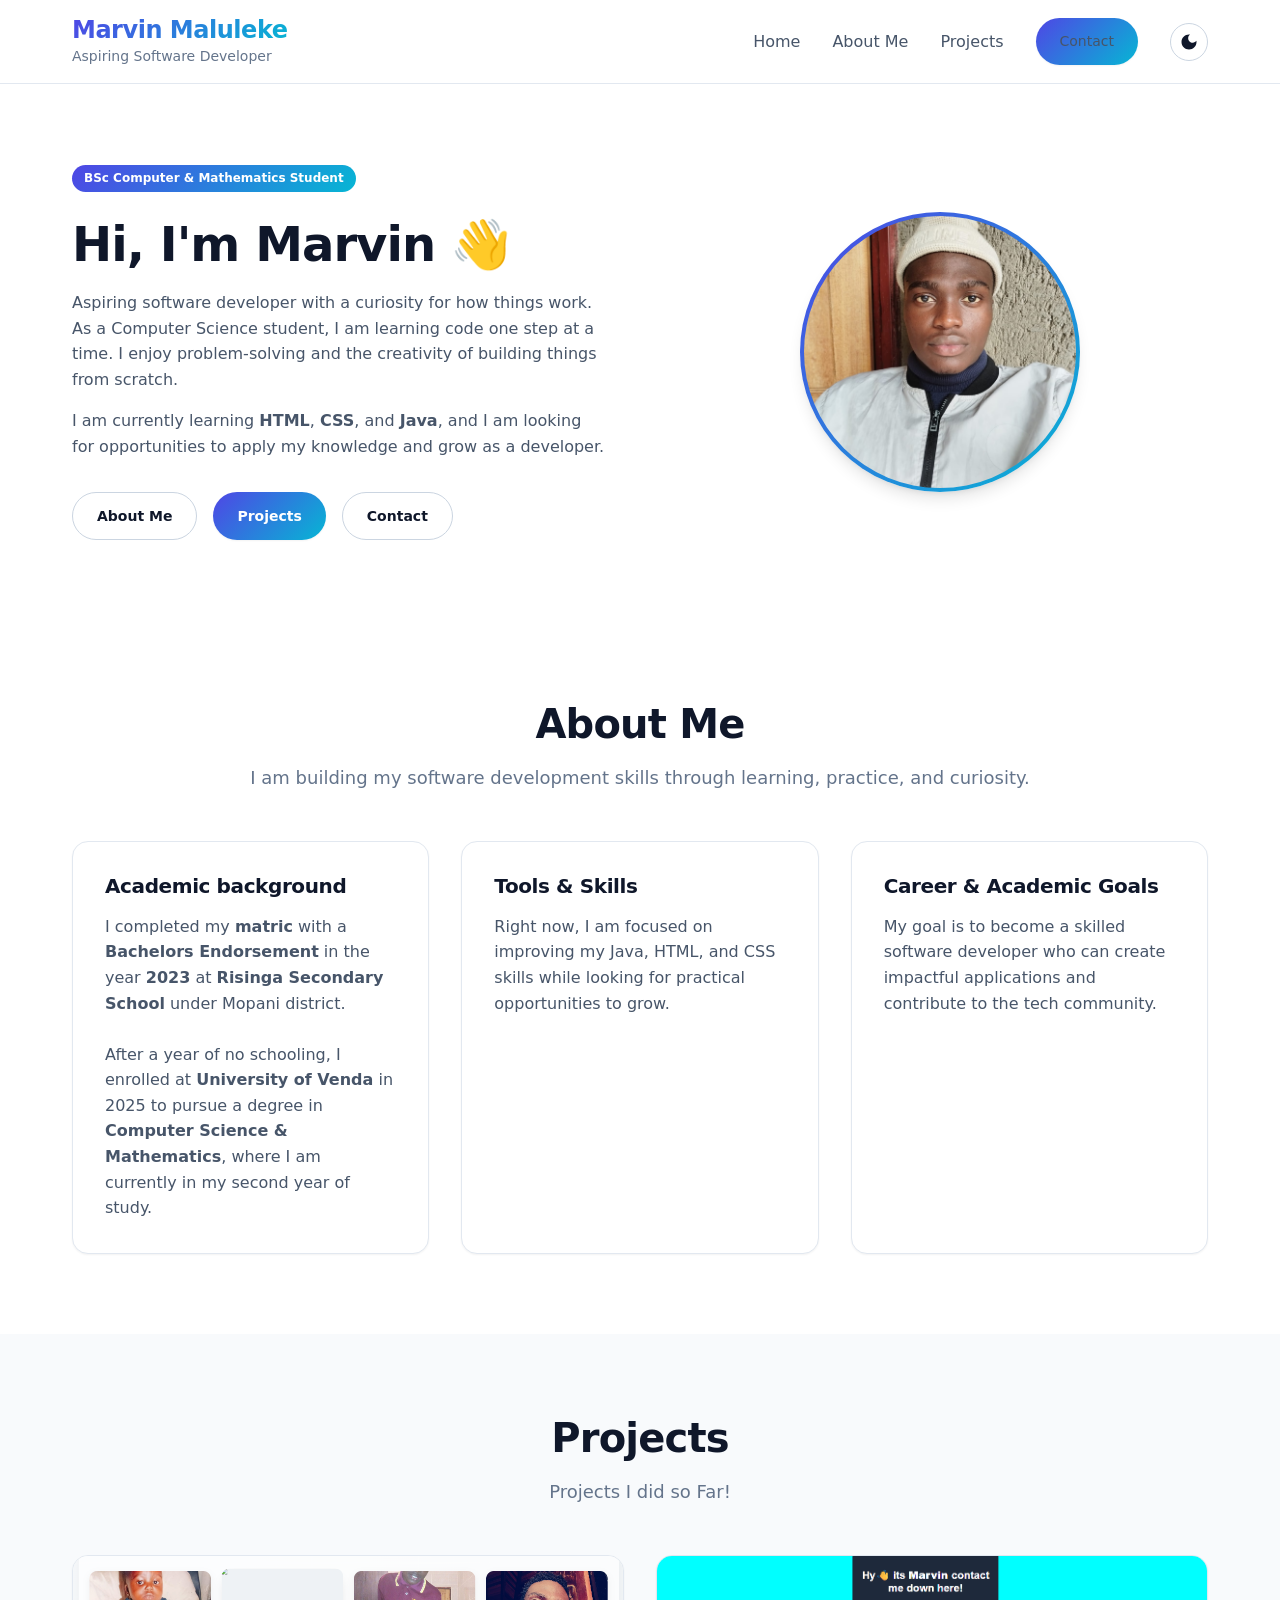
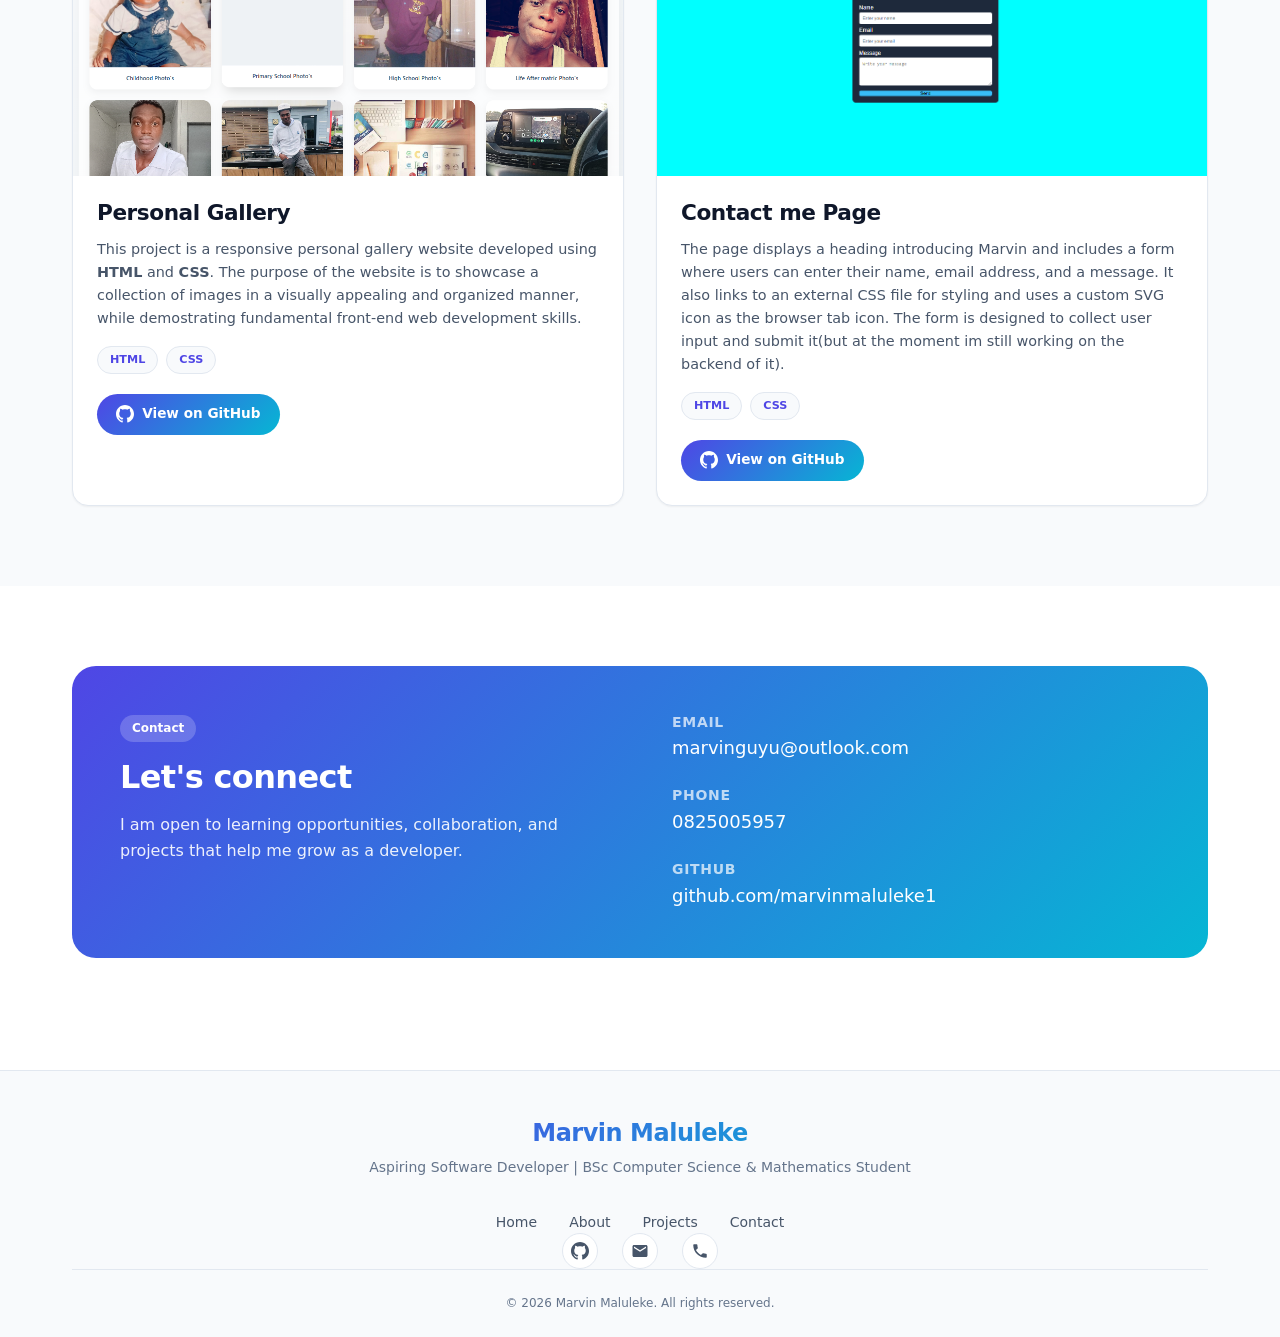
<file: index.html>
<!DOCTYPE html>
<html lang="en">
<head>
  <meta charset="UTF-8">
  <meta name="viewport" content="width=device-width, initial-scale=1.0">
  <title>Marvin Maluleke | Portfolio 2</title>

   <!-- Browser tab icon -->
  <link
    rel="icon"
    type="image/svg+xml"
    href="data:image/svg+xml,%3Csvg xmlns='http://www.w3.org/2000/svg' viewBox='0 0 64 64'%3E%3Cdefs%3E%3ClinearGradient id='g' x1='0%25' y1='0%25' x2='100%25' y2='100%25'%3E%3Cstop offset='0%25' stop-color='%234f46e5'/%3E%3Cstop offset='100%25' stop-color='%2306b6d4'/%3E%3C/linearGradient%3E%3C/defs%3E%3Crect width='64' height='64' rx='16' fill='url(%23g)'/%3E%3Cpath d='M16 46V18h8l8 12 8-12h8v28h-8V31l-8 11-8-11v15z' fill='white'/%3E%3C/svg%3E"
  />

  <!-- Link to CSS file -->
  <link rel="stylesheet" href="style2.css" />

  <!-- Dark Mode for JavaScript -->
  <script>
    (function() {
      const savedTheme = localStorage.getItem('theme');
      const prefersDark = window.matchMedia('(prefers-color-scheme: dark)').matches;
      
      if (savedTheme === 'dark' || (!savedTheme && prefersDark)) {
        document.documentElement.setAttribute('data-theme', 'dark');
      } else {
        document.documentElement.setAttribute('data-theme', 'light');
      }
    })();

    function toggleTheme() {
      const currentTheme = document.documentElement.getAttribute('data-theme');
      const newTheme = currentTheme === 'dark' ? 'light' : 'dark';
      document.documentElement.setAttribute('data-theme', newTheme);
      localStorage.setItem('theme', newTheme);
    }
  </script>
</head>

<body>
  <!-- Top navigation bar -->  
  <header class="navbar">
    <div class="container">
      <div class="navbar-content">
        <div class="logo-text">
          <h1>Marvin Maluleke</h1>
          <p>Aspiring Software Developer</p>
        </div>

        <nav>
          <ul class="nav-menu">
            <li><a href="#home">Home</a></li>
            <li><a href="#about">About Me</a></li>
            <li><a href="#projects">Projects</a></li>
            <li><a href="#contact" class="button main-button">Contact</a></li>
            <li>
              <button class="theme-toggle" onclick="toggleTheme()" aria-label="Toggle dark mode">
            
                <svg class="sun-icon" xmlns="http://www.w3.org/2000/svg" viewBox="0 0 24 24" fill="currentColor">
                  <path d="M12 7c-2.76 0-5 2.24-5 5s2.24 5 5 5 5-2.24 5-5-2.24-5-5-5zM2 13h2c.55 0 1-.45 1-1s-.45-1-1-1H2c-.55 0-1 .45-1 1s.45 1 1 1zm18 0h2c.55 0 1-.45 1-1s-.45-1-1-1h-2c-.55 0-1 .45-1 1s.45 1 1 1zM11 2v2c0 .55.45 1 1 1s1-.45 1-1V2c0-.55-.45-1-1-1s-1 .45-1 1zm0 18v2c0 .55.45 1 1 1s1-.45 1-1v-2c0-.55-.45-1-1-1s-1 .45-1 1zM5.99 4.58c-.39-.39-1.03-.39-1.41 0-.39.39-.39 1.03 0 1.41l1.06 1.06c.39.39 1.03.39 1.41 0s.39-1.03 0-1.41L5.99 4.58zm12.37 12.37c-.39-.39-1.03-.39-1.41 0-.39.39-.39 1.03 0 1.41l1.06 1.06c.39.39 1.03.39 1.41 0 .39-.39.39-1.03 0-1.41l-1.06-1.06zm1.06-10.96c.39-.39.39-1.03 0-1.41-.39-.39-1.03-.39-1.41 0l-1.06 1.06c-.39.39-.39 1.03 0 1.41s1.03.39 1.41 0l1.06-1.06zM7.05 18.36c.39-.39.39-1.03 0-1.41-.39-.39-1.03-.39-1.41 0l-1.06 1.06c-.39.39-.39 1.03 0 1.41s1.03.39 1.41 0l1.06-1.06z"/>
                </svg>
              
                <svg class="moon-icon" xmlns="http://www.w3.org/2000/svg" viewBox="0 0 24 24" fill="currentColor">
                  <path d="M12 3c-4.97 0-9 4.03-9 9s4.03 9 9 9 9-4.03 9-9c0-.46-.04-.92-.1-1.36-.98 1.37-2.58 2.26-4.4 2.26-2.97 0-5.5-2.53-5.5-5.5 0-1.82.89-3.42 2.26-4.4-.44-.06-.9-.1-1.36-.1z"/>
                </svg>
              </button>
            </li>
          </ul>
        </nav>
      </div>
    </div>
  </header>

  <main>
    <!-- Hero section -->
    <section id="home" class="myself">
      <div class="container myself-content">
        <div class="myself-text">
          <span class="tag">BSc Computer & Mathematics Student</span>
          <h2>Hi, I'm Marvin 👋</h2>
          <p>
            Aspiring software developer with a curiosity for how things work.
            As a Computer Science student, I am learning code one step at a time.
            I enjoy problem-solving and the creativity of building things from scratch.
          </p>
          <p>
            I am currently learning <strong>HTML</strong>, <strong>CSS</strong>, and
            <strong>Java</strong>, and I am looking for opportunities to apply my knowledge
            and grow as a developer.
          </p>
          <div class="myself-buttons">
            <a href="#about" class="button second-button">About Me</a>
            <a href="#projects" class="button main-button">Projects</a>
            <a href="#contact" class="button second-button">Contact</a>
          </div>
        </div>

        <div class="myself-image">
          <div class="image-border">
            <img src="headshot.jpeg" alt="Marvin Maluleke" />
          </div>
        </div>
      </div>
    </section>

    <!-- About section -->
    <section id="about" class="section">
      <div class="container">
        <div class="section-title">
          <h3>About Me</h3>
          <p>
            I am building my software development skills through learning,
            practice, and curiosity.
          </p>
        </div>

        <div class="three-columns">
          <div class="card">
            <h4>Academic background</h4>
            <p>
              I completed my <strong>matric</strong> with a <strong>Bachelors Endorsement</strong> in the year <strong>2023</strong> at <strong>Risinga Secondary School</strong> under Mopani district.
            </p>
            <br>
            <p>
              After a year of no schooling, I enrolled at <strong>University of Venda</strong> in 2025 to pursue a degree in <strong>Computer Science & Mathematics</strong>, where I am currently in my second year of study.
            </p>
          </div>

          <div class="card">
            <h4>Tools & Skills</h4>
            <p>
              Right now, I am focused on improving my Java, HTML, and CSS skills
              while looking for practical opportunities to grow.
            </p>
          </div>

          <div class="card">
            <h4>Career & Academic Goals</h4>
            <p>
              My goal is to become a skilled software developer who can create
              impactful applications and contribute to the tech community.
            </p>
          </div>
        </div>
      </div>
    </section>

    <!-- Projects section -->
    <section id="projects" class="section light-section">
      <div class="container">
        <div class="section-title">
          <h3>Projects</h3>
          <p>Projects I did so Far!</p>
        </div>

        <div class="projects-box">
          <!-- Project 1 -->
          <div class="project-card">
            <div class="project-image">
              <img src="project1(photogallery).png" alt="Personal Gallery" />
            </div>
            <div class="project-content">
              <h4>Personal Gallery</h4>
              <p class="project-description">
                This project is a responsive personal gallery website developed using <strong>HTML</strong> and <strong>CSS</strong>. The purpose of the website is to showcase a collection of images in a visually appealing and organized manner, while demostrating fundamental front-end web development skills.
              </p>
              <div class="project-tech">
                <span>HTML</span>
                <span>CSS</span>
                
              </div>
              <a href="https://github.com/marvinmaluleke1/marvin-s_gallery_project" target="_blank" class="project-github">
                <svg xmlns="http://www.w3.org/2000/svg" width="18" height="18" viewBox="0 0 24 24" fill="currentColor">
                  <path d="M12 0C5.37 0 0 5.37 0 12c0 5.3 3.438 9.8 8.205 11.387.6.113.82-.26.82-.58 0-.287-.01-1.05-.015-2.06-3.338.726-4.042-1.61-4.042-1.61-.546-1.387-1.333-1.756-1.333-1.756-1.09-.745.082-.73.082-.73 1.205.085 1.84 1.237 1.84 1.237 1.07 1.834 2.807 1.304 3.492.997.108-.775.418-1.305.762-1.605-2.665-.3-5.466-1.332-5.466-5.93 0-1.31.468-2.38 1.235-3.22-.123-.3-.535-1.52.117-3.16 0 0 1.008-.322 3.3 1.23.96-.267 1.98-.4 3-.405 1.02.005 2.04.138 3 .405 2.29-1.552 3.297-1.23 3.297-1.23.653 1.64.24 2.86.118 3.16.768.84 1.233 1.91 1.233 3.22 0 4.61-2.804 5.62-5.476 5.92.43.37.824 1.102.824 2.22 0 1.602-.015 2.894-.015 3.287 0 .322.216.698.83.578C20.565 21.795 24 17.295 24 12c0-6.63-5.37-12-12-12z"/>
                </svg>
                View on GitHub
              </a>
            </div>
          </div>

          <!-- Project 2 -->
          <div class="project-card">
            <div class="project-image">
              <img src="contact_me_page.png" alt="Contact me Page Screenshot" />
            </div>
            <div class="project-content">
              <h4>Contact me Page</h4>
              <p class="project-description">
                The page displays a heading introducing Marvin and includes a form where users can enter their name, email address, and a message. It also links to an external CSS file for styling and uses a custom SVG icon as the browser tab icon. The form is designed to collect user input and submit it(but at the moment im still working on the backend of it).
              </p>
              <div class="project-tech">
                <span>HTML</span>
                <span>CSS</span>
              </div>
              <a href="" target="_blank" class="project-github">
                <svg xmlns="http://www.w3.org/2000/svg" width="18" height="18" viewBox="0 0 24 24" fill="currentColor">
                  <path d="M12 0C5.37 0 0 5.37 0 12c0 5.3 3.438 9.8 8.205 11.387.6.113.82-.26.82-.58 0-.287-.01-1.05-.015-2.06-3.338.726-4.042-1.61-4.042-1.61-.546-1.387-1.333-1.756-1.333-1.756-1.09-.745.082-.73.082-.73 1.205.085 1.84 1.237 1.84 1.237 1.07 1.834 2.807 1.304 3.492.997.108-.775.418-1.305.762-1.605-2.665-.3-5.466-1.332-5.466-5.93 0-1.31.468-2.38 1.235-3.22-.123-.3-.535-1.52.117-3.16 0 0 1.008-.322 3.3 1.23.96-.267 1.98-.4 3-.405 1.02.005 2.04.138 3 .405 2.29-1.552 3.297-1.23 3.297-1.23.653 1.64.24 2.86.118 3.16.768.84 1.233 1.91 1.233 3.22 0 4.61-2.804 5.62-5.476 5.92.43.37.824 1.102.824 2.22 0 1.602-.015 2.894-.015 3.287 0 .322.216.698.83.578C20.565 21.795 24 17.295 24 12c0-6.63-5.37-12-12-12z"/>
                </svg>
                View on GitHub
              </a>
            </div>
          </div>
        </div>
      </div>
    </section>

    <!-- Contact section -->
    <section id="contact" class="section">
      <div class="container">
        <div class="contact-area">
          <div class="contact-text">
            <span class="contact-tag">Contact</span>
            <h3>Let's connect</h3>
            <p>
              I am open to learning opportunities, collaboration, and projects
              that help me grow as a developer.
            </p>
          </div>

          <div class="contact-info">
            <div class="contact-item">
              <h4>Email</h4>
              <a href="mailto:marvinguyu@outlook.com">
                marvinguyu@outlook.com
              </a>
            </div>

            <div class="contact-item">
              <h4>Phone</h4>
              <a href="tel:0825005957">0825005957</a>
            </div>

            <div class="contact-item">
              <h4>GitHub</h4>
              <a href="https://github.com/marvinmaluleke1" target="_blank">
                github.com/marvinmaluleke1
              </a>
            </div>
          </div>
        </div>
      </div>
    </section>
  </main>

  <!-- Footer -->
  <footer class="footer">
    <div class="container">
      <div class="footer-content">
        <div class="footer-info">
          <h3>Marvin Maluleke</h3>
          <p>Aspiring Software Developer | BSc Computer Science & Mathematics Student</p>
        </div>
        
        <div class="footer-links">
          <a href="#home">Home</a>
          <a href="#about">About</a>
          <a href="#projects">Projects</a>
          <a href="#contact">Contact</a>
        </div>
        
        </div>
        
        <div class="footer-social">
          <a href="https://github.com/marvinmaluleke1" target="_blank" aria-label="GitHub">
            <svg xmlns="http://www.w3.org/2000/svg" width="20" height="20" viewBox="0 0 24 24" fill="currentColor">
              <path d="M12 0C5.37 0 0 5.37 0 12c0 5.3 3.438 9.8 8.205 11.387.6.113.82-.26.82-.58 0-.287-.01-1.05-.015-2.06-3.338.726-4.042-1.61-4.042-1.61-.546-1.387-1.333-1.756-1.333-1.756-1.09-.745.082-.73.082-.73 1.205.085 1.84 1.237 1.84 1.237 1.07 1.834 2.807 1.304 3.492.997.108-.775.418-1.305.762-1.605-2.665-.3-5.466-1.332-5.466-5.93 0-1.31.468-2.38 1.235-3.22-.123-.3-.535-1.52.117-3.16 0 0 1.008-.322 3.3 1.23.96-.267 1.98-.4 3-.405 1.02.005 2.04.138 3 .405 2.29-1.552 3.297-1.23 3.297-1.23.653 1.64.24 2.86.118 3.16.768.84 1.233 1.91 1.233 3.22 0 4.61-2.804 5.62-5.476 5.92.43.37.824 1.102.824 2.22 0 1.602-.015 2.894-.015 3.287 0 .322.216.698.83.578C20.565 21.795 24 17.295 24 12c0-6.63-5.37-12-12-12z"/>
            </svg>
          </a>
          <a href="mailto:marvinguyu@outlook.com" aria-label="Email">
            <svg xmlns="http://www.w3.org/2000/svg" width="20" height="20" viewBox="0 0 24 24" fill="currentColor">
              <path d="M20 4H4c-1.1 0-1.99.9-1.99 2L2 18c0 1.1.9 2 2 2h16c1.1 0 2-.9 2-2V6c0-1.1-.9-2-2-2zm0 4l-8 5-8-5V6l8 5 8-5v2z"/>
            </svg>
          </a>
          <a href="tel:0825005957" aria-label="Phone">
            <svg xmlns="http://www.w3.org/2000/svg" width="20" height="20" viewBox="0 0 24 24" fill="currentColor">
              <path d="M6.62 10.79c1.44 2.83 3.76 5.14 6.59 6.59l2.2-2.2c.27-.27.67-.36 1.02-.24 1.12.37 2.33.57 3.57.57.55 0 1 .45 1 1V20c0 .55-.45 1-1 1-9.39 0-17-7.61-17-17 0-.55.45-1 1-1h3.5c.55 0 1 .45 1 1 0 1.25.2 2.45.57 3.57.11.35.03.74-.25 1.02l-2.2 2.2z"/>
            </svg>
          </a>
        </div>
        
        <div class="footer-bottom">
          <p>&copy; 2026 Marvin Maluleke. All rights reserved.</p>
        </div>
      </div>
    </div>
  </footer>
</body>
</html>
</file>
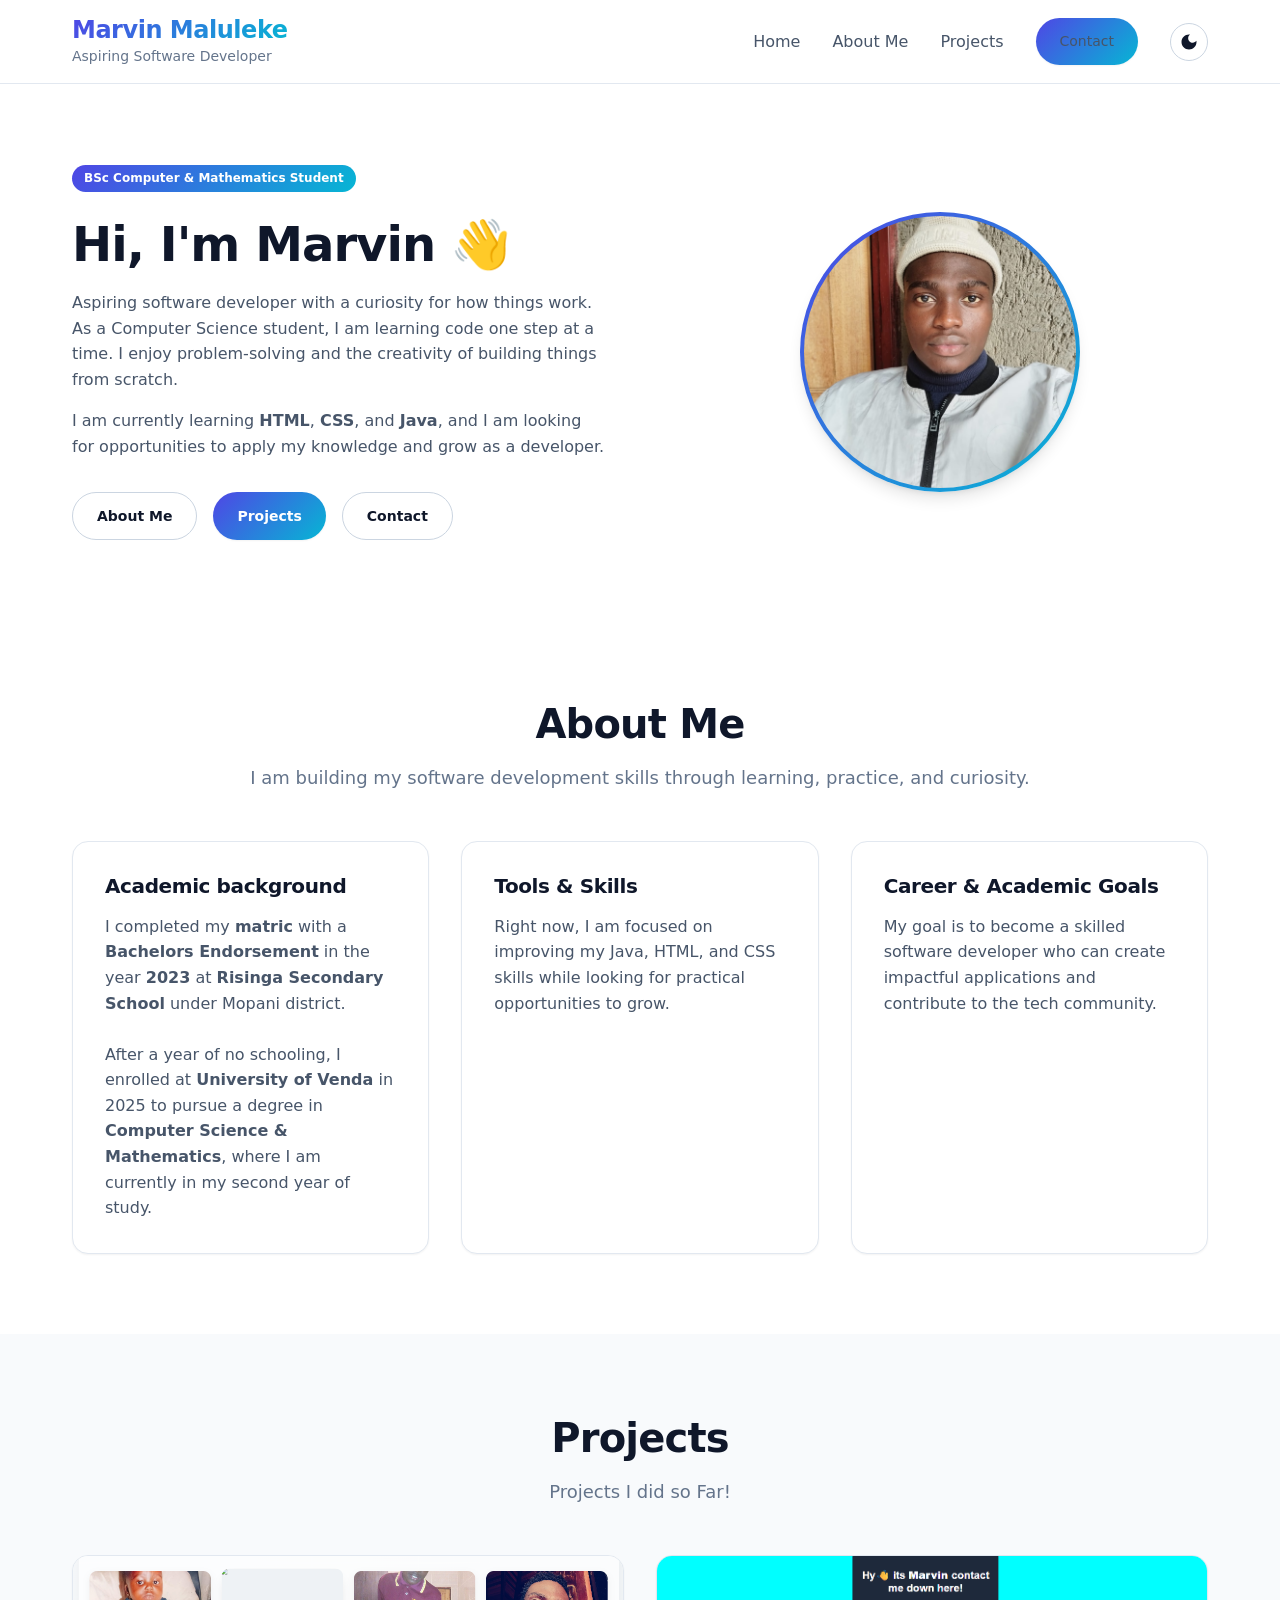
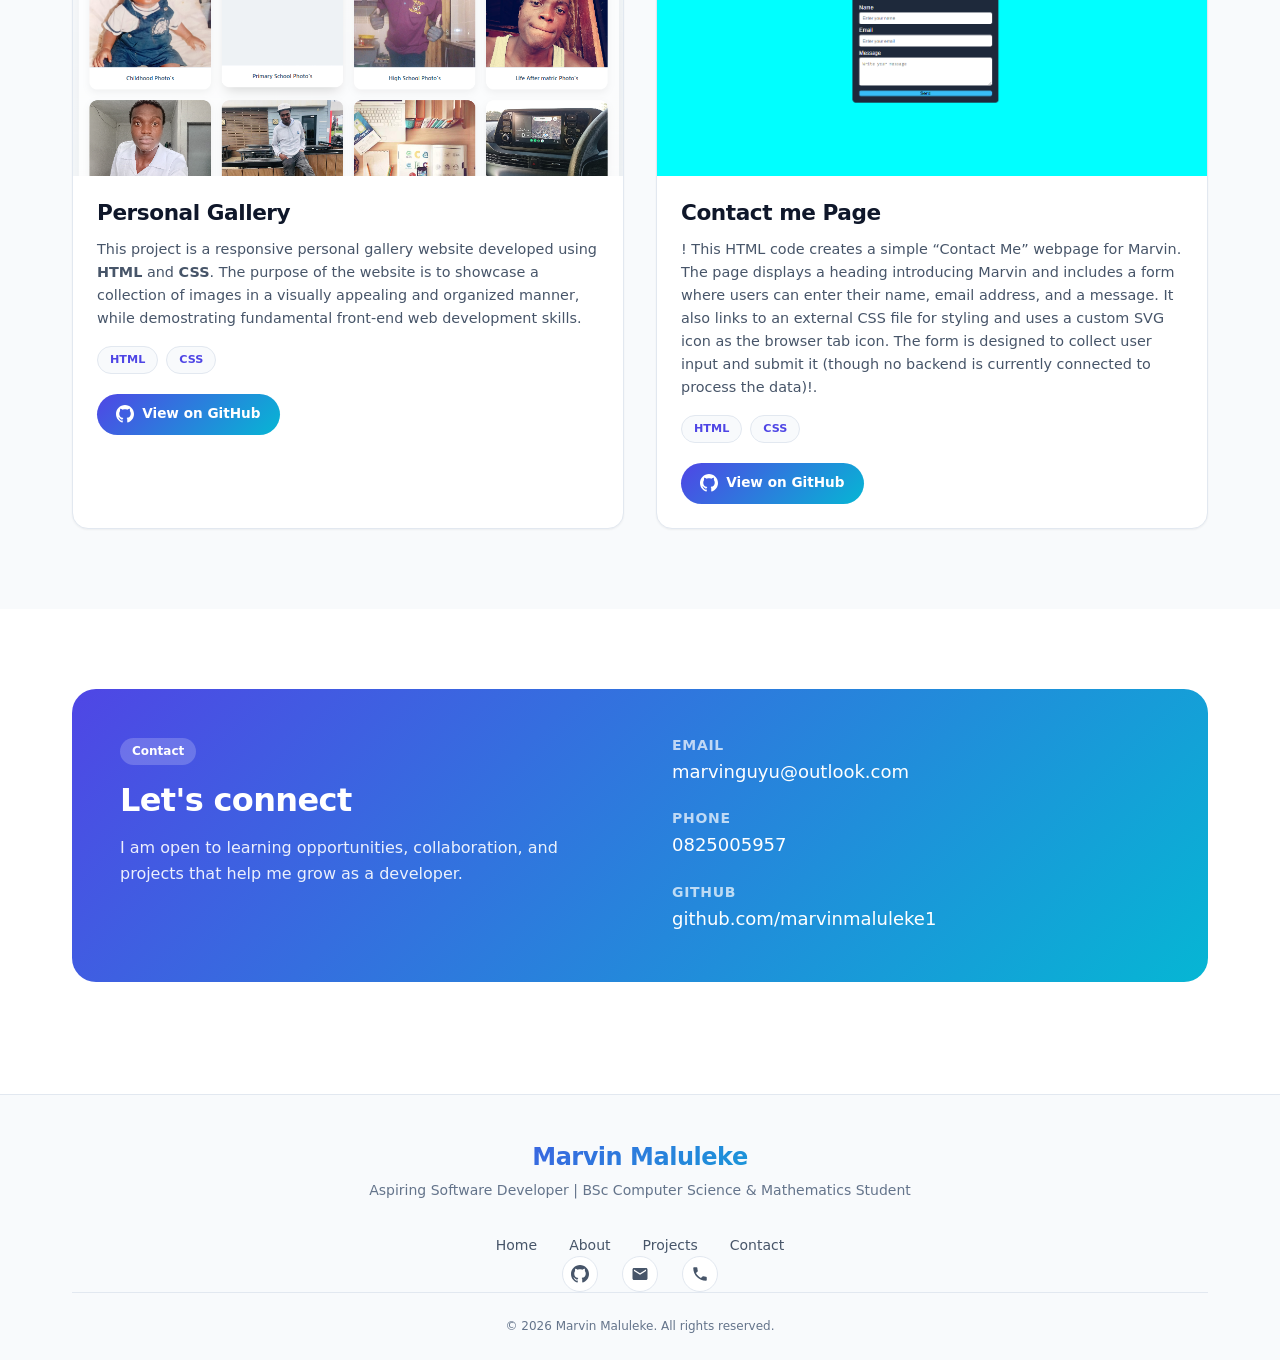
<file: index2.html>
<!DOCTYPE html>
<html lang="en">
<head>
  <meta charset="UTF-8">
  <meta name="viewport" content="width=device-width, initial-scale=1.0">
  <title>Marvin Maluleke | Portfolio 2</title>

   <!-- Browser tab icon -->
  <link
    rel="icon"
    type="image/svg+xml"
    href="data:image/svg+xml,%3Csvg xmlns='http://www.w3.org/2000/svg' viewBox='0 0 64 64'%3E%3Cdefs%3E%3ClinearGradient id='g' x1='0%25' y1='0%25' x2='100%25' y2='100%25'%3E%3Cstop offset='0%25' stop-color='%234f46e5'/%3E%3Cstop offset='100%25' stop-color='%2306b6d4'/%3E%3C/linearGradient%3E%3C/defs%3E%3Crect width='64' height='64' rx='16' fill='url(%23g)'/%3E%3Cpath d='M16 46V18h8l8 12 8-12h8v28h-8V31l-8 11-8-11v15z' fill='white'/%3E%3C/svg%3E"
  />

  <!-- Link to CSS file -->
  <link rel="stylesheet" href="style2.css" />

  <!-- Dark Mode JavaScript -->
  <script>
    (function() {
      const savedTheme = localStorage.getItem('theme');
      const prefersDark = window.matchMedia('(prefers-color-scheme: dark)').matches;
      
      if (savedTheme === 'dark' || (!savedTheme && prefersDark)) {
        document.documentElement.setAttribute('data-theme', 'dark');
      } else {
        document.documentElement.setAttribute('data-theme', 'light');
      }
    })();

    function toggleTheme() {
      const currentTheme = document.documentElement.getAttribute('data-theme');
      const newTheme = currentTheme === 'dark' ? 'light' : 'dark';
      document.documentElement.setAttribute('data-theme', newTheme);
      localStorage.setItem('theme', newTheme);
    }
  </script>
</head>

<body>
  <!-- Top navigation bar -->  
  <header class="navbar">
    <div class="container">
      <div class="navbar-content">
        <div class="logo-text">
          <h1>Marvin Maluleke</h1>
          <p>Aspiring Software Developer</p>
        </div>

        <nav>
          <ul class="nav-menu">
            <li><a href="#home">Home</a></li>
            <li><a href="#about">About Me</a></li>
            <li><a href="#projects">Projects</a></li>
            <li><a href="#contact" class="button main-button">Contact</a></li>
            <li>
              <button class="theme-toggle" onclick="toggleTheme()" aria-label="Toggle dark mode">
                <!-- Sun icon (visible in dark mode) -->
                <svg class="sun-icon" xmlns="http://www.w3.org/2000/svg" viewBox="0 0 24 24" fill="currentColor">
                  <path d="M12 7c-2.76 0-5 2.24-5 5s2.24 5 5 5 5-2.24 5-5-2.24-5-5-5zM2 13h2c.55 0 1-.45 1-1s-.45-1-1-1H2c-.55 0-1 .45-1 1s.45 1 1 1zm18 0h2c.55 0 1-.45 1-1s-.45-1-1-1h-2c-.55 0-1 .45-1 1s.45 1 1 1zM11 2v2c0 .55.45 1 1 1s1-.45 1-1V2c0-.55-.45-1-1-1s-1 .45-1 1zm0 18v2c0 .55.45 1 1 1s1-.45 1-1v-2c0-.55-.45-1-1-1s-1 .45-1 1zM5.99 4.58c-.39-.39-1.03-.39-1.41 0-.39.39-.39 1.03 0 1.41l1.06 1.06c.39.39 1.03.39 1.41 0s.39-1.03 0-1.41L5.99 4.58zm12.37 12.37c-.39-.39-1.03-.39-1.41 0-.39.39-.39 1.03 0 1.41l1.06 1.06c.39.39 1.03.39 1.41 0 .39-.39.39-1.03 0-1.41l-1.06-1.06zm1.06-10.96c.39-.39.39-1.03 0-1.41-.39-.39-1.03-.39-1.41 0l-1.06 1.06c-.39.39-.39 1.03 0 1.41s1.03.39 1.41 0l1.06-1.06zM7.05 18.36c.39-.39.39-1.03 0-1.41-.39-.39-1.03-.39-1.41 0l-1.06 1.06c-.39.39-.39 1.03 0 1.41s1.03.39 1.41 0l1.06-1.06z"/>
                </svg>
                <!-- Moon icon (visible in light mode) -->
                <svg class="moon-icon" xmlns="http://www.w3.org/2000/svg" viewBox="0 0 24 24" fill="currentColor">
                  <path d="M12 3c-4.97 0-9 4.03-9 9s4.03 9 9 9 9-4.03 9-9c0-.46-.04-.92-.1-1.36-.98 1.37-2.58 2.26-4.4 2.26-2.97 0-5.5-2.53-5.5-5.5 0-1.82.89-3.42 2.26-4.4-.44-.06-.9-.1-1.36-.1z"/>
                </svg>
              </button>
            </li>
          </ul>
        </nav>
      </div>
    </div>
  </header>

  <main>
    <!-- Hero section -->
    <section id="home" class="myself">
      <div class="container myself-content">
        <div class="myself-text">
          <span class="tag">BSc Computer & Mathematics Student</span>
          <h2>Hi, I'm Marvin 👋</h2>
          <p>
            Aspiring software developer with a curiosity for how things work.
            As a Computer Science student, I am learning code one step at a time.
            I enjoy problem-solving and the creativity of building things from scratch.
          </p>
          <p>
            I am currently learning <strong>HTML</strong>, <strong>CSS</strong>, and
            <strong>Java</strong>, and I am looking for opportunities to apply my knowledge
            and grow as a developer.
          </p>
          <div class="myself-buttons">
            <a href="#about" class="button second-button">About Me</a>
            <a href="#projects" class="button main-button">Projects</a>
            <a href="#contact" class="button second-button">Contact</a>
          </div>
        </div>

        <div class="myself-image">
          <div class="image-border">
            <img src="headshot.jpeg" alt="Marvin Maluleke" />
          </div>
        </div>
      </div>
    </section>

    <!-- About section -->
    <section id="about" class="section">
      <div class="container">
        <div class="section-title">
          <h3>About Me</h3>
          <p>
            I am building my software development skills through learning,
            practice, and curiosity.
          </p>
        </div>

        <div class="three-columns">
          <div class="card">
            <h4>Academic background</h4>
            <p>
              I completed my <strong>matric</strong> with a <strong>Bachelors Endorsement</strong> in the year <strong>2023</strong> at <strong>Risinga Secondary School</strong> under Mopani district.
            </p>
            <br>
            <p>
              After a year of no schooling, I enrolled at <strong>University of Venda</strong> in 2025 to pursue a degree in <strong>Computer Science & Mathematics</strong>, where I am currently in my second year of study.
            </p>
          </div>

          <div class="card">
            <h4>Tools & Skills</h4>
            <p>
              Right now, I am focused on improving my Java, HTML, and CSS skills
              while looking for practical opportunities to grow.
            </p>
          </div>

          <div class="card">
            <h4>Career & Academic Goals</h4>
            <p>
              My goal is to become a skilled software developer who can create
              impactful applications and contribute to the tech community.
            </p>
          </div>
        </div>
      </div>
    </section>

    <!-- Projects section -->
    <section id="projects" class="section light-section">
      <div class="container">
        <div class="section-title">
          <h3>Projects</h3>
          <p>Projects I did so Far!</p>
        </div>

        <div class="projects-box">
          <!-- Project 1 -->
          <div class="project-card">
            <div class="project-image">
              <img src="project1(photogallery).png" alt="Personal Gallery" />
            </div>
            <div class="project-content">
              <h4>Personal Gallery</h4>
              <p class="project-description">
                This project is a responsive personal gallery website developed using <strong>HTML</strong> and <strong>CSS</strong>. The purpose of the website is to showcase a collection of images in a visually appealing and organized manner, while demostrating fundamental front-end web development skills.
              </p>
              <div class="project-tech">
                <span>HTML</span>
                <span>CSS</span>
                
              </div>
              <a href="https://github.com/marvinmaluleke1/marvin-s_gallery_project" target="_blank" class="project-github">
                <svg xmlns="http://www.w3.org/2000/svg" width="18" height="18" viewBox="0 0 24 24" fill="currentColor">
                  <path d="M12 0C5.37 0 0 5.37 0 12c0 5.3 3.438 9.8 8.205 11.387.6.113.82-.26.82-.58 0-.287-.01-1.05-.015-2.06-3.338.726-4.042-1.61-4.042-1.61-.546-1.387-1.333-1.756-1.333-1.756-1.09-.745.082-.73.082-.73 1.205.085 1.84 1.237 1.84 1.237 1.07 1.834 2.807 1.304 3.492.997.108-.775.418-1.305.762-1.605-2.665-.3-5.466-1.332-5.466-5.93 0-1.31.468-2.38 1.235-3.22-.123-.3-.535-1.52.117-3.16 0 0 1.008-.322 3.3 1.23.96-.267 1.98-.4 3-.405 1.02.005 2.04.138 3 .405 2.29-1.552 3.297-1.23 3.297-1.23.653 1.64.24 2.86.118 3.16.768.84 1.233 1.91 1.233 3.22 0 4.61-2.804 5.62-5.476 5.92.43.37.824 1.102.824 2.22 0 1.602-.015 2.894-.015 3.287 0 .322.216.698.83.578C20.565 21.795 24 17.295 24 12c0-6.63-5.37-12-12-12z"/>
                </svg>
                View on GitHub
              </a>
            </div>
          </div>

          <!-- Project 2 -->
          <div class="project-card">
            <div class="project-image">
              <img src="contact_me_page.png" alt="Contact me Page Screenshot" />
            </div>
            <div class="project-content">
              <h4>Contact me Page</h4>
              <p class="project-description">
                ! This HTML code creates a simple “Contact Me” webpage for Marvin. The page displays a heading introducing Marvin and includes a form where users can enter their name, email address, and a message. It also links to an external CSS file for styling and uses a custom SVG icon as the browser tab icon. The form is designed to collect user input and submit it (though no backend is currently connected to process the data)!.
              </p>
              <div class="project-tech">
                <span>HTML</span>
                <span>CSS</span>
              </div>
              <a href="" target="_blank" class="project-github">
                <svg xmlns="http://www.w3.org/2000/svg" width="18" height="18" viewBox="0 0 24 24" fill="currentColor">
                  <path d="M12 0C5.37 0 0 5.37 0 12c0 5.3 3.438 9.8 8.205 11.387.6.113.82-.26.82-.58 0-.287-.01-1.05-.015-2.06-3.338.726-4.042-1.61-4.042-1.61-.546-1.387-1.333-1.756-1.333-1.756-1.09-.745.082-.73.082-.73 1.205.085 1.84 1.237 1.84 1.237 1.07 1.834 2.807 1.304 3.492.997.108-.775.418-1.305.762-1.605-2.665-.3-5.466-1.332-5.466-5.93 0-1.31.468-2.38 1.235-3.22-.123-.3-.535-1.52.117-3.16 0 0 1.008-.322 3.3 1.23.96-.267 1.98-.4 3-.405 1.02.005 2.04.138 3 .405 2.29-1.552 3.297-1.23 3.297-1.23.653 1.64.24 2.86.118 3.16.768.84 1.233 1.91 1.233 3.22 0 4.61-2.804 5.62-5.476 5.92.43.37.824 1.102.824 2.22 0 1.602-.015 2.894-.015 3.287 0 .322.216.698.83.578C20.565 21.795 24 17.295 24 12c0-6.63-5.37-12-12-12z"/>
                </svg>
                View on GitHub
              </a>
            </div>
          </div>
        </div>
      </div>
    </section>

    <!-- Contact section -->
    <section id="contact" class="section">
      <div class="container">
        <div class="contact-area">
          <div class="contact-text">
            <span class="contact-tag">Contact</span>
            <h3>Let's connect</h3>
            <p>
              I am open to learning opportunities, collaboration, and projects
              that help me grow as a developer.
            </p>
          </div>

          <div class="contact-info">
            <div class="contact-item">
              <h4>Email</h4>
              <a href="mailto:marvinguyu@outlook.com">
                marvinguyu@outlook.com
              </a>
            </div>

            <div class="contact-item">
              <h4>Phone</h4>
              <a href="tel:0825005957">0825005957</a>
            </div>

            <div class="contact-item">
              <h4>GitHub</h4>
              <a href="https://github.com/marvinmaluleke1" target="_blank">
                github.com/marvinmaluleke1
              </a>
            </div>
          </div>
        </div>
      </div>
    </section>
  </main>

  <!-- Footer -->
  <footer class="footer">
    <div class="container">
      <div class="footer-content">
        <div class="footer-info">
          <h3>Marvin Maluleke</h3>
          <p>Aspiring Software Developer | BSc Computer Science & Mathematics Student</p>
        </div>
        
        <div class="footer-links">
          <a href="#home">Home</a>
          <a href="#about">About</a>
          <a href="#projects">Projects</a>
          <a href="#contact">Contact</a>
        </div>
        
        </div>
        
        <div class="footer-social">
          <a href="https://github.com/marvinmaluleke1" target="_blank" aria-label="GitHub">
            <svg xmlns="http://www.w3.org/2000/svg" width="20" height="20" viewBox="0 0 24 24" fill="currentColor">
              <path d="M12 0C5.37 0 0 5.37 0 12c0 5.3 3.438 9.8 8.205 11.387.6.113.82-.26.82-.58 0-.287-.01-1.05-.015-2.06-3.338.726-4.042-1.61-4.042-1.61-.546-1.387-1.333-1.756-1.333-1.756-1.09-.745.082-.73.082-.73 1.205.085 1.84 1.237 1.84 1.237 1.07 1.834 2.807 1.304 3.492.997.108-.775.418-1.305.762-1.605-2.665-.3-5.466-1.332-5.466-5.93 0-1.31.468-2.38 1.235-3.22-.123-.3-.535-1.52.117-3.16 0 0 1.008-.322 3.3 1.23.96-.267 1.98-.4 3-.405 1.02.005 2.04.138 3 .405 2.29-1.552 3.297-1.23 3.297-1.23.653 1.64.24 2.86.118 3.16.768.84 1.233 1.91 1.233 3.22 0 4.61-2.804 5.62-5.476 5.92.43.37.824 1.102.824 2.22 0 1.602-.015 2.894-.015 3.287 0 .322.216.698.83.578C20.565 21.795 24 17.295 24 12c0-6.63-5.37-12-12-12z"/>
            </svg>
          </a>
          <a href="mailto:marvinguyu@outlook.com" aria-label="Email">
            <svg xmlns="http://www.w3.org/2000/svg" width="20" height="20" viewBox="0 0 24 24" fill="currentColor">
              <path d="M20 4H4c-1.1 0-1.99.9-1.99 2L2 18c0 1.1.9 2 2 2h16c1.1 0 2-.9 2-2V6c0-1.1-.9-2-2-2zm0 4l-8 5-8-5V6l8 5 8-5v2z"/>
            </svg>
          </a>
          <a href="tel:0825005957" aria-label="Phone">
            <svg xmlns="http://www.w3.org/2000/svg" width="20" height="20" viewBox="0 0 24 24" fill="currentColor">
              <path d="M6.62 10.79c1.44 2.83 3.76 5.14 6.59 6.59l2.2-2.2c.27-.27.67-.36 1.02-.24 1.12.37 2.33.57 3.57.57.55 0 1 .45 1 1V20c0 .55-.45 1-1 1-9.39 0-17-7.61-17-17 0-.55.45-1 1-1h3.5c.55 0 1 .45 1 1 0 1.25.2 2.45.57 3.57.11.35.03.74-.25 1.02l-2.2 2.2z"/>
            </svg>
          </a>
        </div>
        
        <div class="footer-bottom">
          <p>&copy; 2026 Marvin Maluleke. All rights reserved.</p>
        </div>
      </div>
    </div>
  </footer>
</body>
</html>
</file>
<file: style2.css>
/* ===== CSS Variables ===== */
:root {
  /* Light theme (default) */
  --bg-primary: #ffffff;
  --bg-secondary: #f8fafc;
  --bg-card: #ffffff;
  --text-primary: #0f172a;
  --text-secondary: #475569;
  --text-muted: #64748b;
  --border-light: #e2e8f0;
  --border-medium: #cbd5e1;
  --shadow-sm: 0 1px 2px 0 rgb(0 0 0 / 0.05);
  --shadow-md: 0 4px 6px -1px rgb(0 0 0 / 0.1), 0 2px 4px -2px rgb(0 0 0 / 0.1);
  --shadow-lg: 0 10px 15px -3px rgb(0 0 0 / 0.1), 0 4px 6px -4px rgb(0 0 0 / 0.1);
  --gradient-primary: linear-gradient(135deg, #4f46e5 0%, #06b6d4 100%);
  --gradient-hover: linear-gradient(135deg, #6366f1 0%, #22d3ee 100%);
  --navbar-bg: rgba(255, 255, 255, 0.9);
}

[data-theme="dark"] {
  /* Dark theme */
  --bg-primary: #0a0a0f;
  --bg-secondary: #111118;
  --bg-card: #1a1a2e;
  --text-primary: #f1f5f9;
  --text-secondary: #cbd5e1;
  --text-muted: #94a3b8;
  --border-light: #2a2a3a;
  --border-medium: #3a3a4a;
  --shadow-sm: 0 1px 2px 0 rgb(0 0 0 / 0.3);
  --shadow-md: 0 4px 6px -1px rgb(0 0 0 / 0.3), 0 2px 4px -2px rgb(0 0 0 / 0.3);
  --shadow-lg: 0 10px 15px -3px rgb(0 0 0 / 0.3), 0 4px 6px -4px rgb(0 0 0 / 0.3);
  --navbar-bg: rgba(10, 10, 15, 0.9);
}

/* ===== Reset & Base Styles ===== */
* {
  margin: 0;
  padding: 0;
  box-sizing: border-box;
}

html {
  scroll-behavior: smooth;
  scroll-padding-top: 80px;
}

body {
  font-family: system-ui, -apple-system, 'Segoe UI', Roboto, 'Helvetica Neue', sans-serif;
  background-color: var(--bg-primary);
  color: var(--text-primary);
  line-height: 1.6;
  transition: background-color 0.3s ease, color 0.3s ease;
}

.container {
  max-width: 1200px;
  margin: 0 auto;
  padding: 0 2rem;
}

/* ===== Typography ===== */
h1, h2, h3, h4 {
  line-height: 1.2;
  font-weight: 700;
  letter-spacing: -0.02em;
}

h1 {
  font-size: 1.75rem;
}

h2 {
  font-size: 2.5rem;
  margin-bottom: 1rem;
}

h3 {
  font-size: 2rem;
  margin-bottom: 1rem;
}

h4 {
  font-size: 1.25rem;
  margin-bottom: 0.75rem;
  color: var(--text-primary);
}

p {
  color: var(--text-secondary);
  margin-bottom: 1rem;
}

/* ===== Buttons ===== */
.button {
  display: inline-flex;
  align-items: center;
  justify-content: center;
  padding: 0.75rem 1.5rem;
  border-radius: 9999px;
  font-weight: 600;
  text-decoration: none;
  transition: all 0.2s ease;
  font-size: 0.875rem;
  cursor: pointer;
  border: none;
}

.main-button {
  background: var(--gradient-primary);
  color: white;
  box-shadow: var(--shadow-sm);
}

.main-button:hover {
  background: var(--gradient-hover);
  transform: translateY(-2px);
  box-shadow: var(--shadow-md);
}

.second-button {
  background-color: transparent;
  color: var(--text-primary);
  border: 1px solid var(--border-medium);
}

.second-button:hover {
  border-color: #4f46e5;
  background-color: rgba(79, 70, 229, 0.1);
  transform: translateY(-2px);
}

/* ===== Dark Mode Toggle Button ===== */
.theme-toggle {
  background: transparent;
  border: 1px solid var(--border-medium);
  border-radius: 9999px;
  padding: 0.5rem;
  cursor: pointer;
  display: inline-flex;
  align-items: center;
  justify-content: center;
  transition: all 0.2s ease;
  background-color: var(--bg-card);
}

.theme-toggle:hover {
  transform: scale(1.05);
  border-color: #4f46e5;
}

.theme-toggle svg {
  width: 20px;
  height: 20px;
  fill: var(--text-primary);
  transition: fill 0.3s ease;
}

.theme-toggle .sun-icon {
  display: none;
}

.theme-toggle .moon-icon {
  display: block;
}

[data-theme="dark"] .theme-toggle .sun-icon {
  display: block;
}

[data-theme="dark"] .theme-toggle .moon-icon {
  display: none;
}

/* ===== Navigation Bar ===== */
.navbar {
  position: sticky;
  top: 0;
  z-index: 50;
  background-color: var(--navbar-bg);
  border-bottom: 1px solid var(--border-light);
  backdrop-filter: blur(10px);
}

.navbar-content {
  display: flex;
  justify-content: space-between;
  align-items: center;
  padding: 1rem 0;
  flex-wrap: wrap;
  gap: 1rem;
}

.logo-text h1 {
  font-size: 1.5rem;
  background: var(--gradient-primary);
  background-clip: text;
  -webkit-background-clip: text;
  color: transparent;
}

.logo-text p {
  font-size: 0.875rem;
  color: var(--text-muted);
  margin: 0;
}

.nav-menu {
  display: flex;
  list-style: none;
  gap: 2rem;
  align-items: center;
}

.nav-menu a {
  text-decoration: none;
  color: var(--text-secondary);
  font-weight: 500;
  transition: color 0.2s ease;
}

.nav-menu a:hover {
  color: #4f46e5;
}

/* ===== Hero Section ===== */
.myself {
  padding: 5rem 0;
}

.myself-content {
  display: flex;
  align-items: center;
  gap: 4rem;
  flex-wrap: wrap;
}

.myself-text {
  flex: 1;
}

.tag {
  display: inline-block;
  background: var(--gradient-primary);
  color: white;
  font-size: 0.75rem;
  font-weight: 600;
  padding: 0.25rem 0.75rem;
  border-radius: 9999px;
  margin-bottom: 1.5rem;
}

.myself-text h2 {
  font-size: 3rem;
}

.myself-buttons {
  display: flex;
  gap: 1rem;
  margin-top: 2rem;
  flex-wrap: wrap;
}

.myself-image {
  flex: 1;
  display: flex;
  justify-content: center;
}

.image-border {
  width: 280px;
  height: 280px;
  border-radius: 50%;
  background: var(--gradient-primary);
  padding: 4px;
  box-shadow: var(--shadow-lg);
}

.image-border img {
  width: 100%;
  height: 100%;
  object-fit: cover;
  border-radius: 50%;
  background-color: var(--bg-secondary);
}

/* ===== Section Styles ===== */
.section {
  padding: 5rem 0;
}

.light-section {
  background-color: var(--bg-secondary);
}

.section-title {
  text-align: center;
  max-width: 800px;
  margin: 0 auto 3rem auto;
}

.section-title h3 {
  font-size: 2.5rem;
  margin-bottom: 1rem;
}

.section-title p {
  font-size: 1.125rem;
  color: var(--text-muted);
}

/* ===== Three Columns (About Section) ===== */
.three-columns {
  display: grid;
  grid-template-columns: repeat(auto-fit, minmax(300px, 1fr));
  gap: 2rem;
}

.card {
  background-color: var(--bg-card);
  padding: 2rem;
  border-radius: 1rem;
  border: 1px solid var(--border-light);
  transition: all 0.3s ease;
  box-shadow: var(--shadow-sm);
}

.card:hover {
  transform: translateY(-5px);
  box-shadow: var(--shadow-lg);
  border-color: #4f46e5;
}

.card h4 {
  margin-bottom: 1rem;
}

.card p {
  margin-bottom: 0;
}

/* ===== Projects Section with Images ===== */
.projects-box {
  display: grid;
  grid-template-columns: repeat(auto-fit, minmax(350px, 1fr));
  gap: 2rem;
}

.project-card {
  background-color: var(--bg-card);
  border-radius: 1rem;
  overflow: hidden;
  border: 1px solid var(--border-light);
  transition: all 0.3s ease;
  box-shadow: var(--shadow-sm);
}

.project-card:hover {
  transform: translateY(-8px);
  box-shadow: var(--shadow-lg);
  border-color: #4f46e5;
}

.project-image {
  width: 100%;
  height: 220px;
  overflow: hidden;
  background-color: var(--bg-secondary);
}

.project-image img {
  width: 100%;
  height: 100%;
  object-fit: cover;
  transition: transform 0.3s ease;
}

.project-card:hover .project-image img {
  transform: scale(1.05);
}

.project-content {
  padding: 1.5rem;
}

.project-content h4 {
  font-size: 1.35rem;
  margin-bottom: 0.75rem;
  color: var(--text-primary);
}

.project-description {
  color: var(--text-secondary);
  font-size: 0.9rem;
  line-height: 1.6;
  margin-bottom: 1rem;
}

.project-tech {
  display: flex;
  flex-wrap: wrap;
  gap: 0.5rem;
  margin-bottom: 1.25rem;
}

.project-tech span {
  background-color: var(--bg-secondary);
  color: #4f46e5;
  font-size: 0.7rem;
  font-weight: 600;
  padding: 0.25rem 0.75rem;
  border-radius: 9999px;
  border: 1px solid var(--border-light);
}

.project-github {
  display: inline-flex;
  align-items: center;
  gap: 0.5rem;
  background: var(--gradient-primary);
  color: white;
  padding: 0.6rem 1.2rem;
  border-radius: 9999px;
  text-decoration: none;
  font-size: 0.85rem;
  font-weight: 600;
  transition: all 0.2s ease;
  width: fit-content;
}

.project-github:hover {
  background: var(--gradient-hover);
  transform: translateY(-2px);
  box-shadow: var(--shadow-md);
}

.project-github svg {
  fill: white;
}

/* ===== Contact Section ===== */
.contact-area {
  display: flex;
  gap: 4rem;
  flex-wrap: wrap;
  background: var(--gradient-primary);
  padding: 3rem;
  border-radius: 1.5rem;
  color: white;
}

.contact-text {
  flex: 1;
}

.contact-tag {
  display: inline-block;
  background-color: rgba(255, 255, 255, 0.2);
  padding: 0.25rem 0.75rem;
  border-radius: 9999px;
  font-size: 0.75rem;
  font-weight: 600;
  margin-bottom: 1rem;
}

.contact-text h3 {
  font-size: 2rem;
  margin-bottom: 1rem;
  color: white;
}

.contact-text p {
  color: rgba(255, 255, 255, 0.9);
}

.contact-info {
  flex: 1;
  display: flex;
  flex-direction: column;
  gap: 1.5rem;
}

.contact-item h4 {
  font-size: 0.875rem;
  font-weight: 600;
  text-transform: uppercase;
  letter-spacing: 0.05em;
  margin-bottom: 0.25rem;
  color: rgba(255, 255, 255, 0.7);
}

.contact-item a {
  color: white;
  text-decoration: none;
  font-size: 1.125rem;
  font-weight: 500;
  transition: opacity 0.2s ease;
}

.contact-item a:hover {
  opacity: 0.8;
  text-decoration: underline;
}

/* ===== Footer Styles ===== */
.footer {
  background-color: var(--bg-secondary);
  border-top: 1px solid var(--border-light);
  padding: 3rem 0 1.5rem 0;
  margin-top: 2rem;
}

.footer-content {
  display: flex;
  flex-direction: column;
  align-items: center;
  gap: 2rem;
}

.footer-info {
  text-align: center;
}

.footer-info h3 {
  font-size: 1.5rem;
  margin-bottom: 0.5rem;
  background: var(--gradient-primary);
  background-clip: text;
  -webkit-background-clip: text;
  color: transparent;
}

.footer-info p {
  color: var(--text-muted);
  font-size: 0.875rem;
  margin: 0;
}

.footer-links {
  display: flex;
  gap: 2rem;
  flex-wrap: wrap;
  justify-content: center;
}

.footer-links a {
  color: var(--text-secondary);
  text-decoration: none;
  font-size: 0.875rem;
  transition: color 0.2s ease;
}

.footer-links a:hover {
  color: #4f46e5;
}

.footer-social {
  display: flex;
  gap: 1.5rem;
  justify-content: center;
}

.footer-social a {
  display: inline-flex;
  align-items: center;
  justify-content: center;
  width: 36px;
  height: 36px;
  border-radius: 50%;
  background-color: var(--bg-card);
  border: 1px solid var(--border-light);
  color: var(--text-secondary);
  transition: all 0.2s ease;
}

.footer-social a:hover {
  transform: translateY(-3px);
  border-color: #4f46e5;
  color: #4f46e5;
}

.footer-social svg {
  width: 18px;
  height: 18px;
  fill: currentColor;
}

.footer-bottom {
  text-align: center;
  padding-top: 1.5rem;
  border-top: 1px solid var(--border-light);
  width: 100%;
}

.footer-bottom p {
  font-size: 0.75rem;
  color: var(--text-muted);
  margin: 0;
}

/* ===== Responsive Design ===== */
@media (max-width: 768px) {
  .container {
    padding: 0 1.5rem;
  }

  .navbar-content {
    flex-direction: column;
    text-align: center;
  }

  .nav-menu {
    flex-wrap: wrap;
    justify-content: center;
    gap: 1rem;
  }

  .myself-content {
    flex-direction: column-reverse;
    text-align: center;
    gap: 2rem;
  }

  .myself-buttons {
    justify-content: center;
  }

  .myself-text h2 {
    font-size: 2rem;
  }

  .section-title h3 {
    font-size: 2rem;
  }

  .contact-area {
    padding: 2rem;
    flex-direction: column;
    text-align: center;
  }

  .contact-info {
    align-items: center;
  }

  .three-columns {
    grid-template-columns: 1fr;
  }

  .projects-box {
    grid-template-columns: 1fr;
  }

  .footer {
    padding: 2rem 0 1rem 0;
  }
  
  .footer-links {
    gap: 1.5rem;
  }
  
  .footer-social {
    gap: 1rem;
  }
}

@media (max-width: 480px) {
  h2 {
    font-size: 1.75rem;
  }

  .myself-text h2 {
    font-size: 1.75rem;
  }

  .button {
    padding: 0.5rem 1rem;
    font-size: 0.75rem;
  }

  .image-border {
    width: 220px;
    height: 220px;
  }

  .project-image {
    height: 180px;
  }
}

/* ===== Utility Classes ===== */
::selection {
  background-color: #4f46e5;
  color: white;
}

a:focus-visible,
button:focus-visible {
  outline: 2px solid #4f46e5;
  outline-offset: 2px;
  border-radius: 4px;
}

::-webkit-scrollbar {
  width: 10px;
}

::-webkit-scrollbar-track {
  background: var(--bg-secondary);
}

::-webkit-scrollbar-thumb {
  background: var(--border-medium);
  border-radius: 5px;
}

::-webkit-scrollbar-thumb:hover {
  background: #4f46e5;
}
</file>
